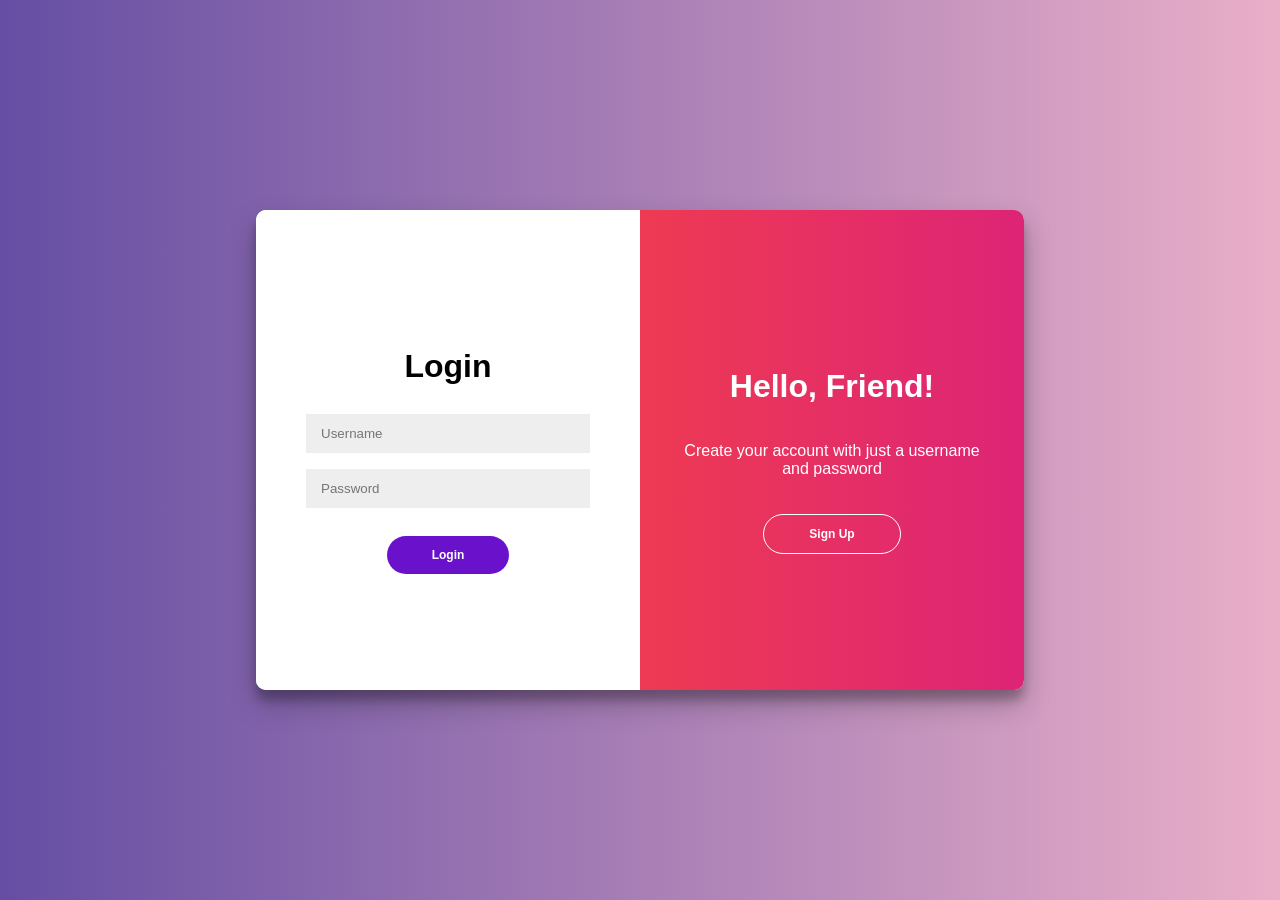
<file: index.html>
<!DOCTYPE html>
<html lang="en">
<head>
  <meta charset="UTF-8" />
  <meta name="viewport" content="width=device-width, initial-scale=1.0"/>
  <title>Login - ShopEase</title>
  <link rel="stylesheet" href="css/login.css" />
</head>
<body>
  <div class="container" id="container">
    <div class="form-container sign-up-container">
      <form action="#">
        <h1>Sign Up</h1>
        <input type="text" placeholder="Username" />
        <input type="password" placeholder="Password" />
        <button>Sign Up</button>
      </form>
    </div>

    <div class="form-container sign-in-container">
      <form action="#">
        <h1>Login</h1>
        <input type="text" placeholder="Username" />
        <input type="password" placeholder="Password" />
        <button>Login</button>
      </form>
    </div>

    <div class="overlay-container">
      <div class="overlay">
        <div class="overlay-panel">
          <h1>Welcome Back!</h1>
          <p>To log in, please enter your username and password</p>
          <button class="ghost" id="signIn">Login</button>
        </div>
        <div class="overlay-panel overlay-right">
          <h1>Hello, Friend!</h1>
          <p>Create your account with just a username and password</p>
          <button class="ghost" id="signUp">Sign Up</button>
        </div>
      </div>
    </div>
  </div>

  <script src="js/login.js"></script>
</body>
</html>
</file>
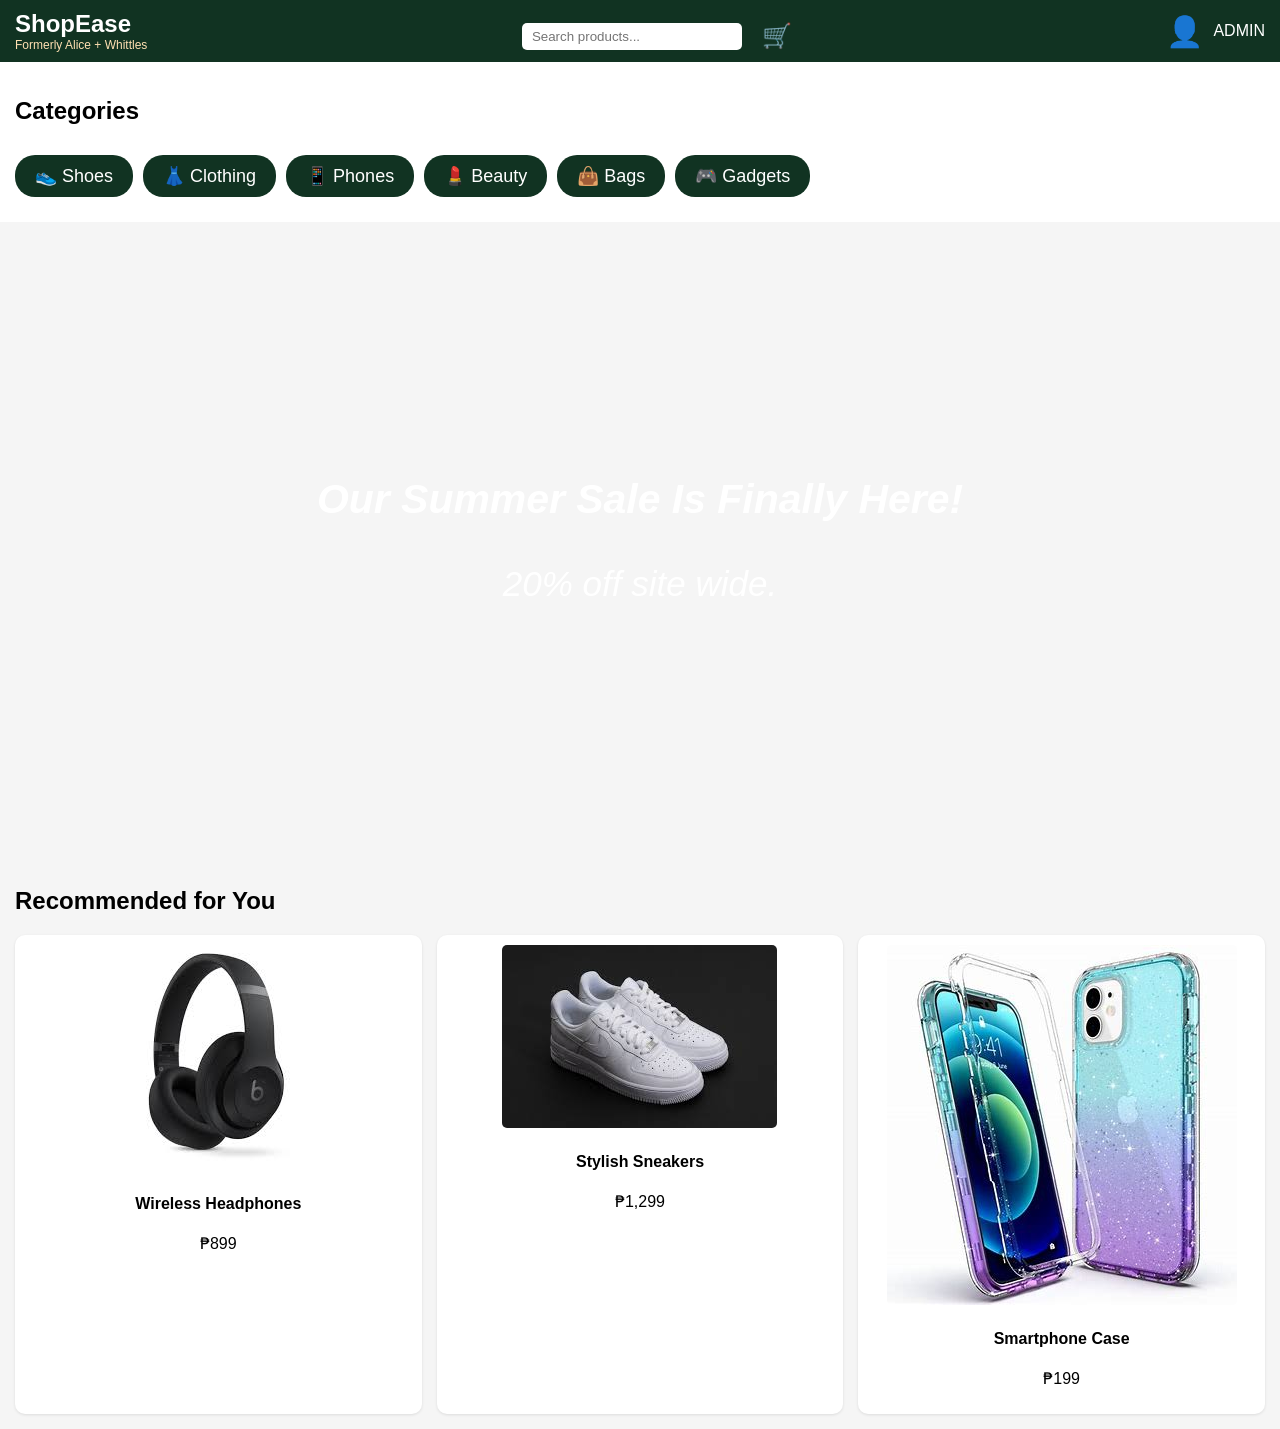
<file: home.html>
<!DOCTYPE html>
<html lang="en">
<head>
  <meta charset="UTF-8" />
  <meta name="viewport" content="width=device-width, initial-scale=1.0"/>
  <title>ShopEase - Home</title>
  <link rel="stylesheet" href="css/style.css" />
</head>
<body>

  <!-- Top Navbar -->
  <header class="navbar">
    <div class="logo-container">
      <div class="logo">ShopEase</div>
      <div class="logo-subtext">Formerly Alice + Whittles</div>
    </div>
    <div class="search-cart">
      <input type="text" placeholder="Search products..." class="search-input" />
      <a href="cart.html" class="cart-icon">🛒</a>
    </div>
    <div class="profile">
      <span class="profile-icon">👤</span> 
      <span class="profile-name">ADMIN</span>
      <div class="profile-menu">
        <a href="profile.html">View Profile</a>
        <a href="index.html">Logout</a>
      </div>
    </div>
  </header>

  <!-- Categories Horizontal Scroll -->
  <section class="categories-section">
    <h2>Categories</h2>
    <div class="categories-scroll">
      <a href="categories/shoes.html" class="category">👟 Shoes</a>
      <a href="categories/clothing.html" class="category">👗 Clothing</a>
      <a href="categories/phones.html" class="category">📱 Phones</a>
      <a href="categories/beauty.html" class="category">💄 Beauty</a>
      <a href="categories/bags.html" class="category">👜 Bags</a>
      <a href="categories/gadgets.html" class="category">🎮 Gadgets</a>
    </div>
  </section>

  <section class="hero">
    <div>
      <section class="text">
        <h1>Our Summer Sale Is Finally Here!</h1>
        <p>20% off site wide.</p>
      </section>
    </div>
  </section>

  <!-- Product List -->
  <section class="product-list">
    <h2>Recommended for You</h2>
    <div class="product-grid">
      <div class="product-card" onclick="location.href='product.html?id=1'">
        <img src="images/headphones.png" alt="Wireless Headphones">
        <h4>Wireless Headphones</h4>
        <p>₱899</p>
      </div>
  
      <div class="product-card" onclick="location.href='product.html?id=2'">
        <img src="images/sneakers.png" alt="Stylish Sneakers">
        <h4>Stylish Sneakers</h4>
        <p>₱1,299</p>
      </div>
  
      <div class="product-card" onclick="location.href='product.html?id=3'">
        <img src="images/smartphone.png" alt="Smartphone Case">
        <h4>Smartphone Case</h4>
        <p>₱199</p>
      </div>
    </div>
  </section>
  

</body>
</html>
</file>
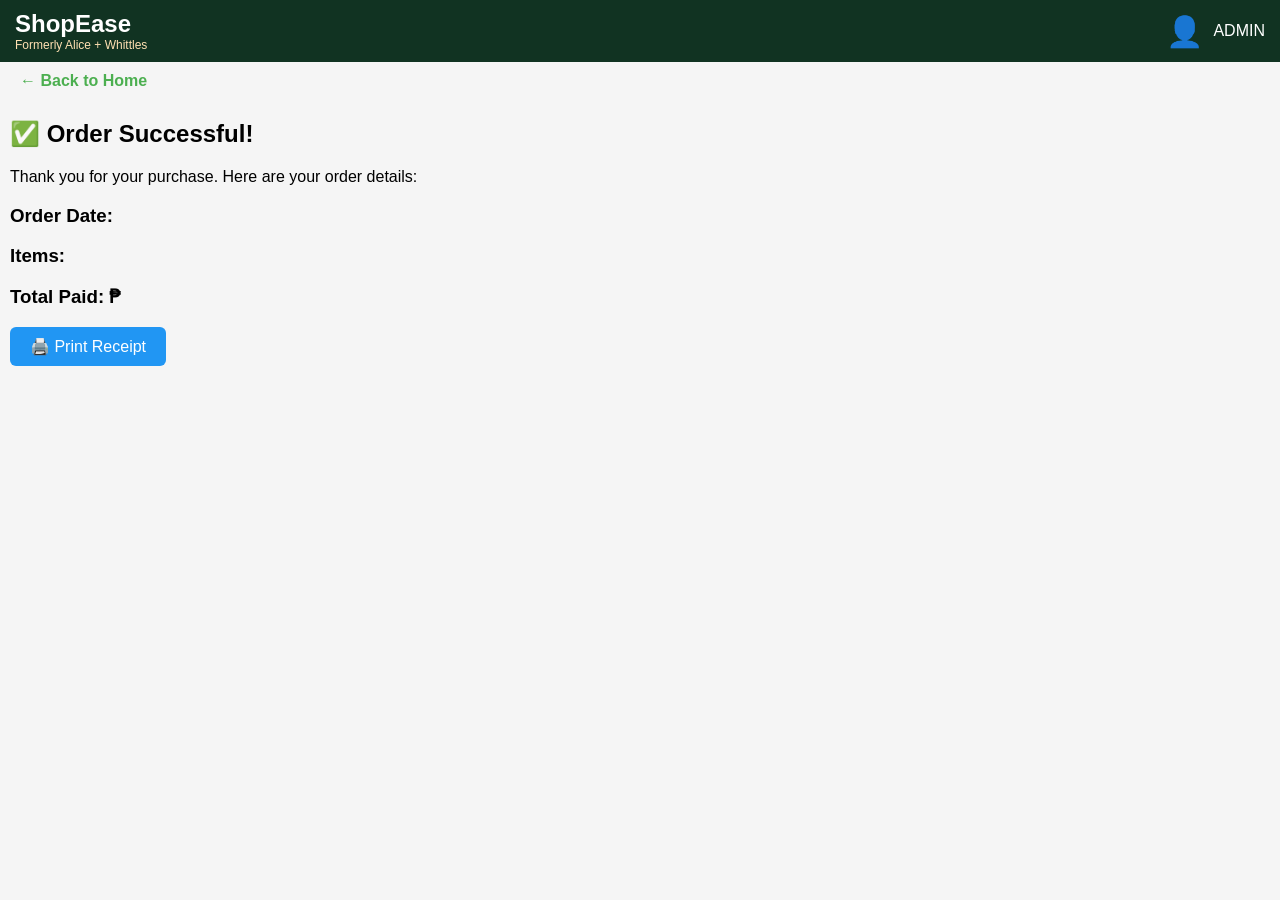
<file: order.html>
<!DOCTYPE html>
<html lang="en">

<head>
    <meta charset="UTF-8" />
    <title>Order Confirmation</title>
    <link rel="stylesheet" href="css/cart.css" />
</head>

<body onload="loadOrderDetails()">
    <header class="navbar">
        <div class="logo-container">
            <div class="logo">ShopEase</div>
            <div class="logo-subtext">Formerly Alice + Whittles</div>
        </div>

        <div class="profile">
            <span class="profile-icon">👤</span>
            <span class="profile-name">ADMIN</span>
            <div class="profile-menu">
                <a href="profile.html">View Profile</a>
                <a href="login.html">Logout</a>
            </div>
        </div>
    </header>

    <a href="home.html" class="back-home-btn">
        ← Back to Home
    </a>

    <div class="cart-container">
        <h2>✅ Order Successful!</h2>
        <p>Thank you for your purchase. Here are your order details:</p>

        <h3>Order Date:</h3>
  <p id="order-date"></p>

        <h3>Items:</h3>
        <div id="ordered-items"></div>

        <h3>Total Paid: ₱<span id="ordered-total">0</span></h3>

        <button onclick="window.print()" class="print-btn">🖨️ Print Receipt</button>
  <br><br>
    </div>

    <script src="js/order.js"></script>
</body>

</html>
</file>
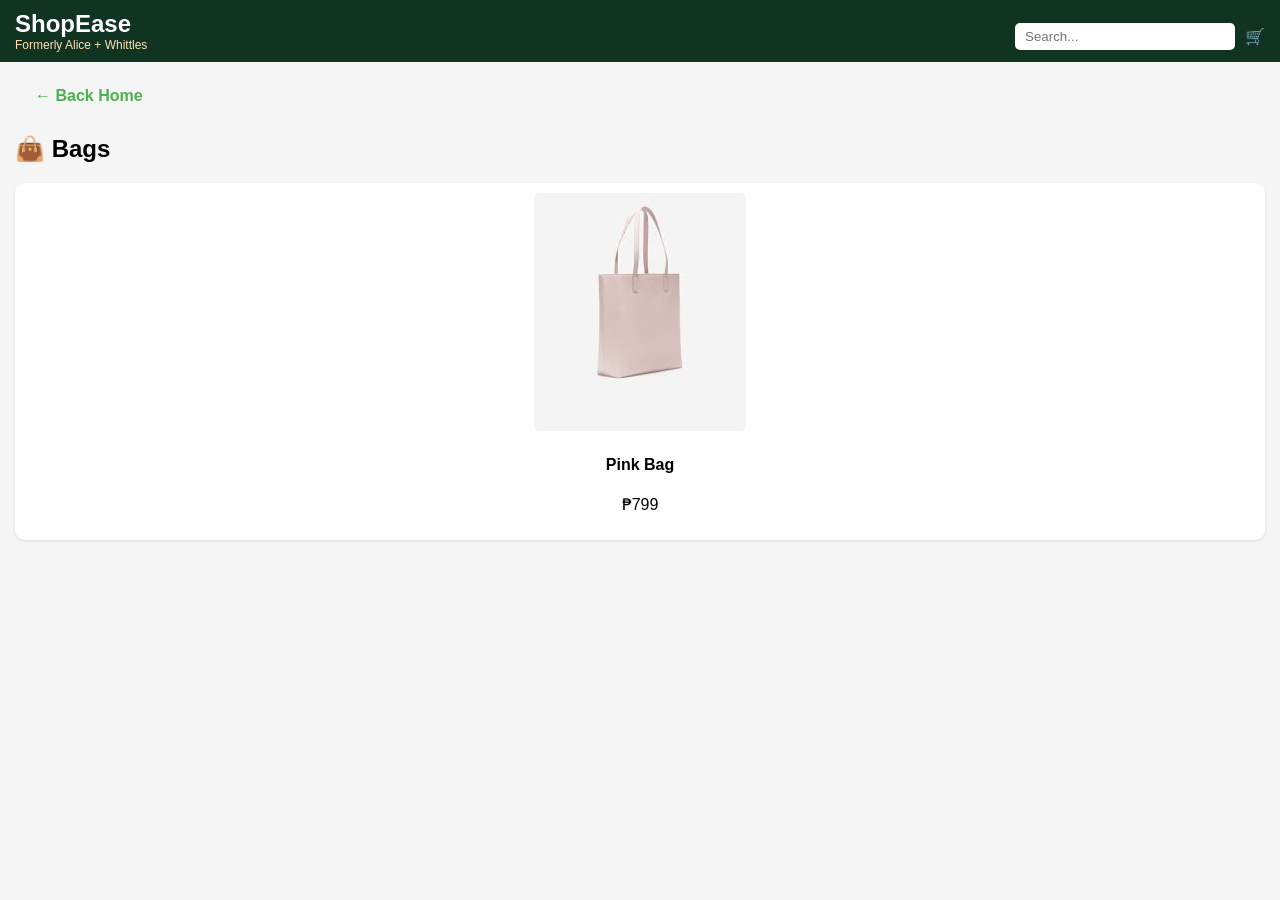
<file: categories/bags.html>
<!DOCTYPE html>
<html lang="en">
<head>
  <meta charset="UTF-8" />
  <title>Bags - ShopEase</title>
  <link rel="stylesheet" href="../css/style.css" />
</head>
<body>
  <header class="navbar">
    <div class="logo-container">
      <div class="logo">ShopEase</div>
      <div class="logo-subtext">Formerly Alice + Whittles</div>
    </div>
    <div class="search-cart">
      <input type="text" placeholder="Search..." class="search-input" />
      <span class="../cart-icon">🛒</span>
    </div>
  </header>

  <section class="product-list">
    <a href="../home.html" class="back-home-btn">
        ← Back Home
      </a>
    <h2>👜 Bags</h2>
    <div class="product-card" onclick=" location.href='../product.html?id=9'">
      <img src="../images/bag.png" alt="Pink Bag">
      <h4>Pink Bag</h4>
      <p>₱799</p>
    </div>
  </section>
</body>
</html>
</file>
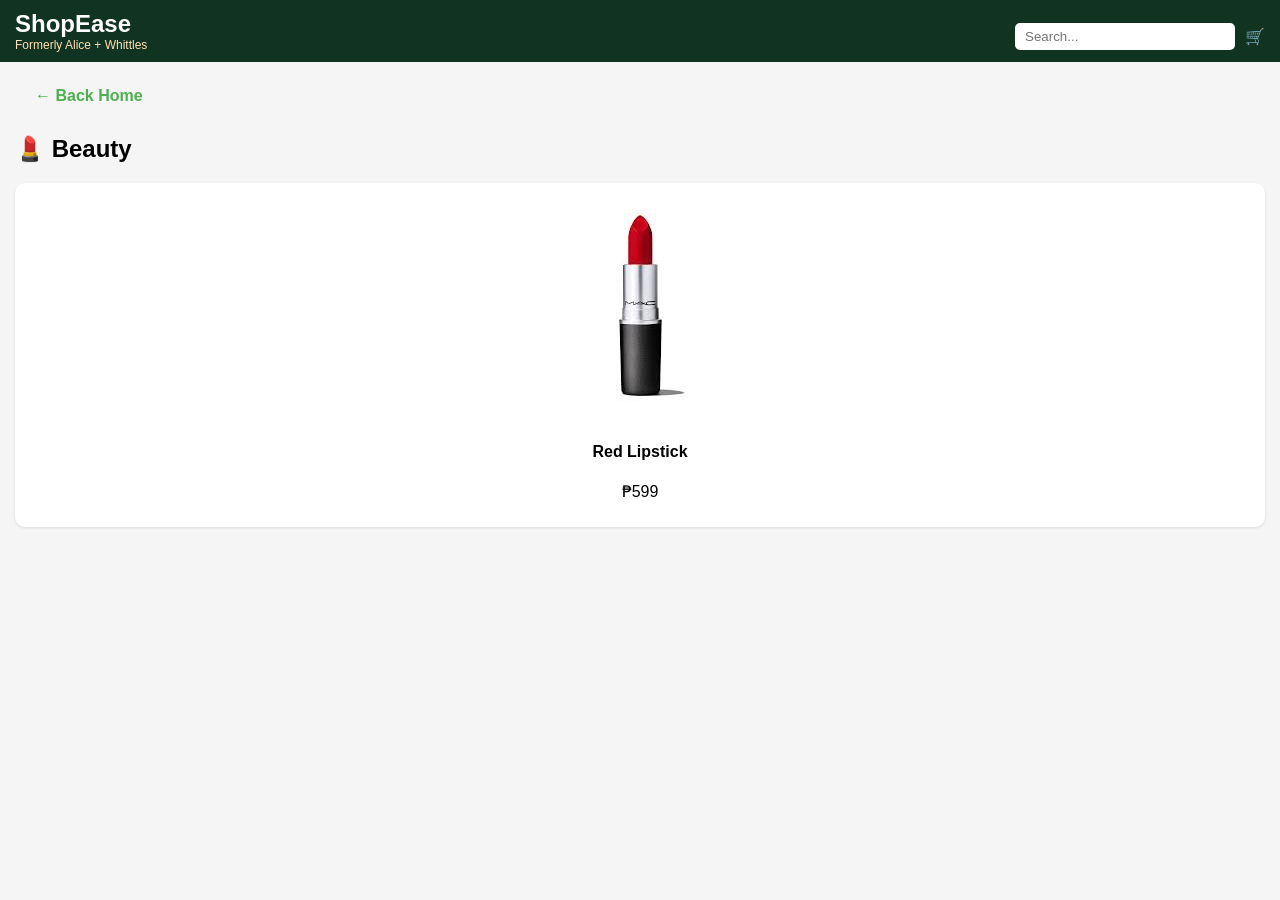
<file: categories/beauty.html>
<!DOCTYPE html>
<html lang="en">
<head>
  <meta charset="UTF-8" />
  <title>Beauty - ShopEase</title>
  <link rel="stylesheet" href="../css/style.css" />
</head>
<body>
  <header class="navbar">
    <div class="logo-container">
      <div class="logo">ShopEase</div>
      <div class="logo-subtext">Formerly Alice + Whittles</div>
    </div>
    <div class="search-cart">
      <input type="text" placeholder="Search..." class="search-input" />
      <span class="../cart-icon">🛒</span>
    </div>
  </header>

  <section class="product-list">
    <a href="../home.html" class="back-home-btn">
        ← Back Home
      </a>
    <h2>💄 Beauty</h2>
    <div class="product-card" onclick=" location.href='../product.html?id=8'">
      <img src="../images/redlips.png" alt="Red Lipstick">
      <h4>Red Lipstick</h4>
      <p>₱599</p>
    </div>
  </section>
</body>
</html>
</file>
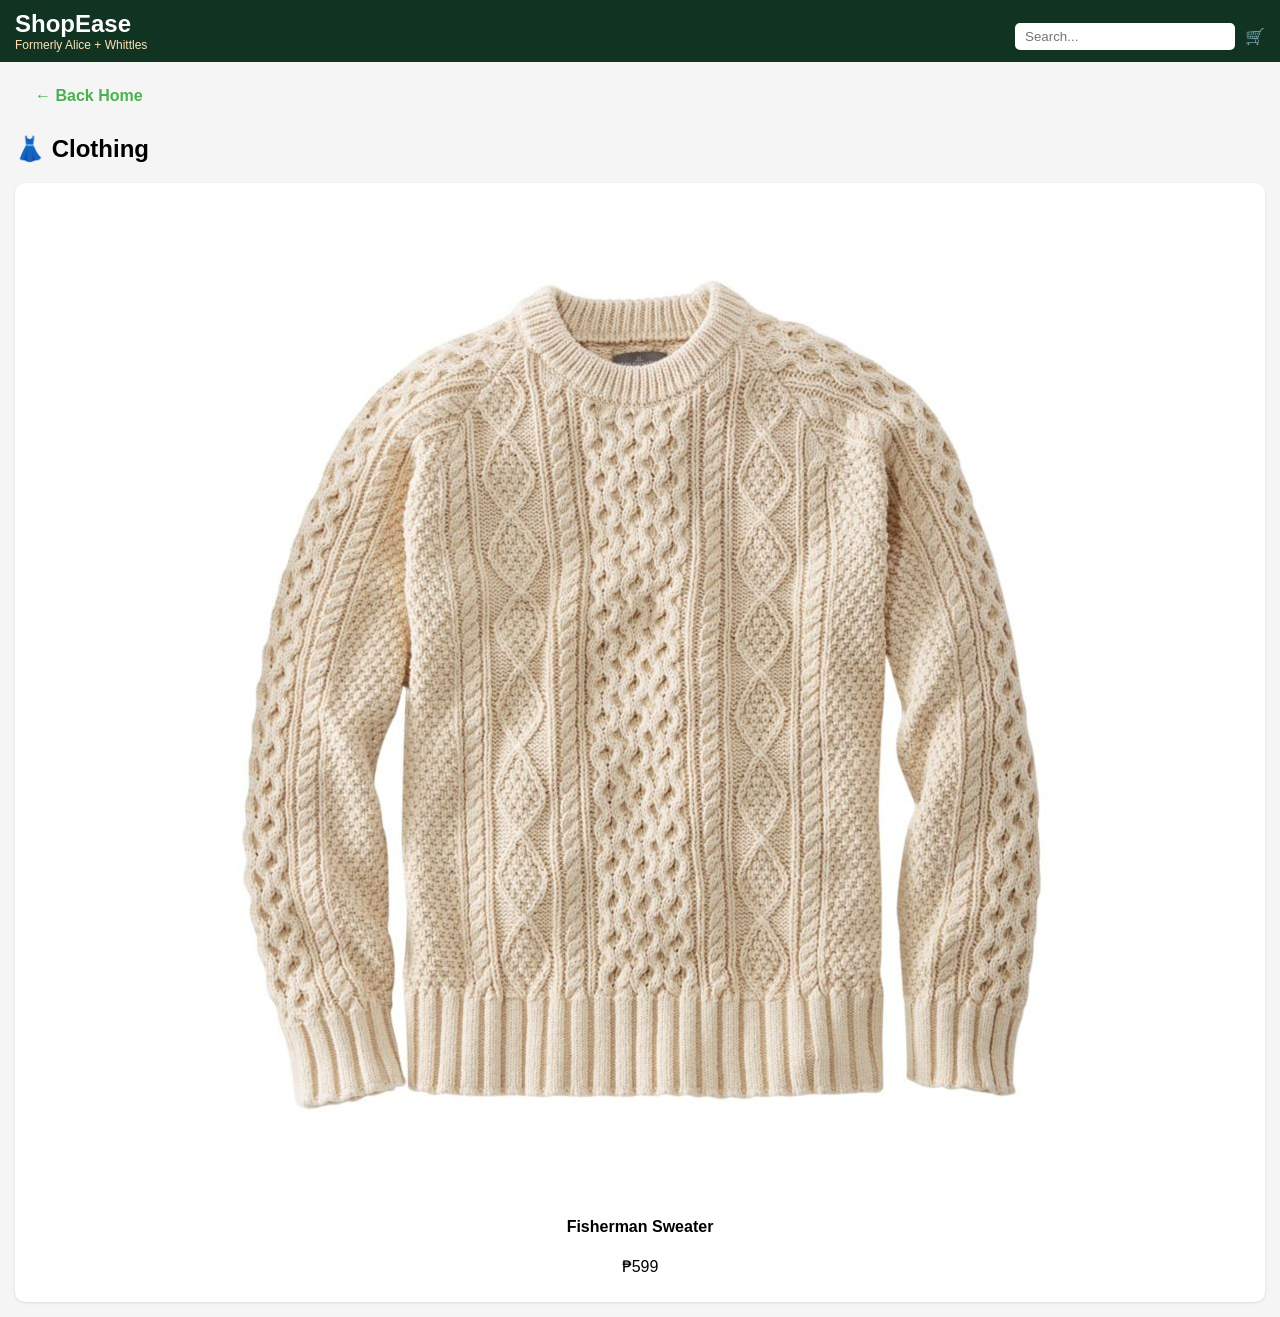
<file: categories/clothing.html>
<!DOCTYPE html>
<html lang="en">
<head>
  <meta charset="UTF-8" />
  <title>Clothing - ShopEase</title>
  <link rel="stylesheet" href="../css/style.css" />
</head>
<body>
  <header class="navbar">
    <div class="logo-container">
      <div class="logo">ShopEase</div>
      <div class="logo-subtext">Formerly Alice + Whittles</div>
    </div>
    <div class="search-cart">
      <input type="text" placeholder="Search..." class="search-input" />
      <span class="../cart-icon">🛒</span>
    </div>
  </header>

  <section class="product-list">
    <a href="../home.html" class="back-home-btn">
        ← Back Home
      </a>
    <h2>👗 Clothing</h2>
    <div class="product-grid">
      <div class="product-card" onclick=" location.href='../product.html?id=7'">
        <img src="../images/clothes.png" alt="Fisherman Sweater">
        <h4>Fisherman Sweater</h4>
        <p>₱599</p>
      </div>
  </section>
</body>
</html>
</file>
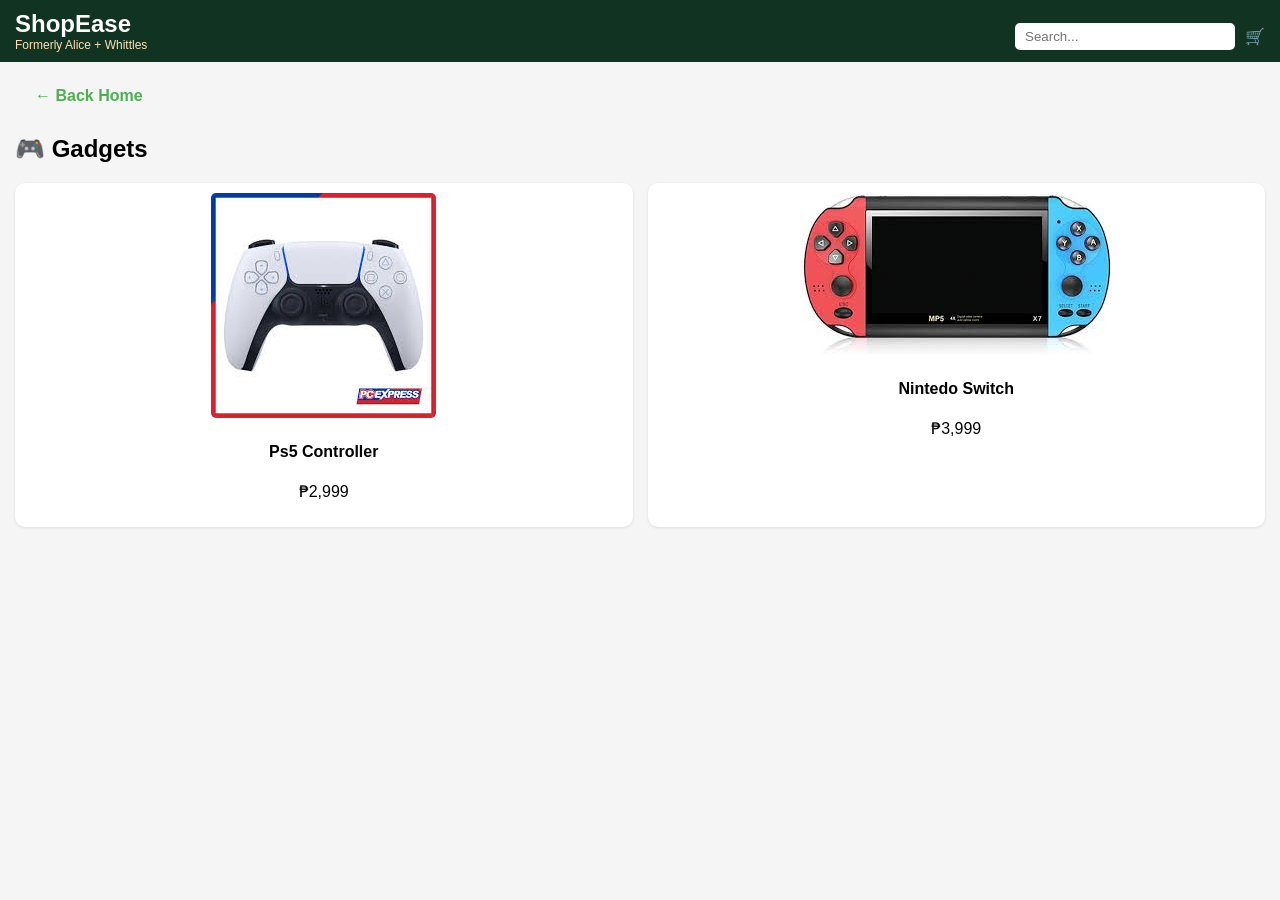
<file: categories/gadgets.html>
<!DOCTYPE html>
<html lang="en">
<head>
  <meta charset="UTF-8" />
  <title>Gadgets - ShopEase</title>
  <link rel="stylesheet" href="../css/style.css" />
</head>
<body>
  <header class="navbar">
    <div class="logo-container">
      <div class="logo">ShopEase</div>
      <div class="logo-subtext">Formerly Alice + Whittles</div>
    </div>
    <div class="search-cart">
      <input type="text" placeholder="Search..." class="search-input" />
      <span class="../cart-icon">🛒</span>
    </div>
  </header>

  <section class="product-list">
    <a href="../home.html" class="back-home-btn">
        ← Back Home
      </a>
    <h2>🎮 Gadgets</h2>
    <div class="product-grid">
    <div class="product-card" onclick=" location.href='../product.html?id=5'">
      <img src="../images/console.png" alt="Ps5 Controller">
      <h4>Ps5 Controller</h4>
      <p>₱2,999</p>
    </div>

    <div class="product-card" onclick=" location.href='../product.html?id=6'">
      <img src="../images/nintendo.png" alt="Nintedo Switch">
      <h4>Nintedo Switch</h4>
      <p>₱3,999</p>
    </div>
  </div>
  </section>
</body>
</html>
</file>
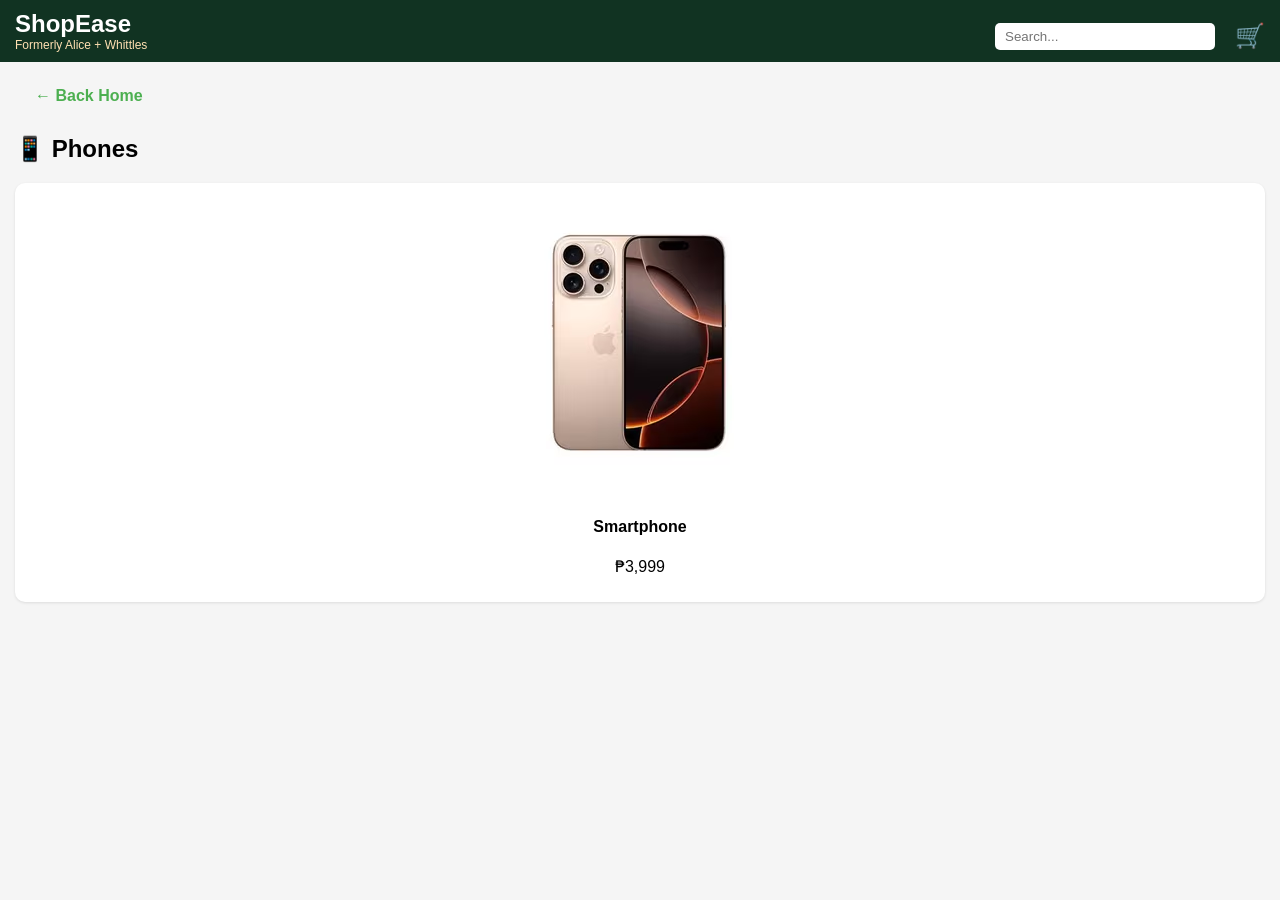
<file: categories/phones.html>
<!DOCTYPE html>
<html lang="en">

<head>
  <meta charset="UTF-8" />
  <title>Bags - ShopEase</title>
  <link rel="stylesheet" href="../css/style.css" />
</head>

<body>
  <header class="navbar">
    <div class="logo-container">
      <div class="logo">ShopEase</div>
      <div class="logo-subtext">Formerly Alice + Whittles</div>
    </div>
    <div class="search-cart">
      <input type="text" placeholder="Search..." class="search-input" />
      <a href="../cart.html" class="cart-icon">🛒</a>
    </div>
  </header>

  <section class="product-list">
    <a href="../home.html" class="back-home-btn">
      ← Back Home
    </a>
    <h2>📱 Phones</h2>
    <div class="product-card" onclick=" location.href='../product.html?id=4'">
      <img src="../images/phones.png" alt="SmartPhone">
      <h4>Smartphone</h4>
      <p>₱3,999</p>
    </div>
  </section>
</body>

</html>
</file>
<file: css/login.css>
* {
    box-sizing: border-box;
  }
  
  body {
    background: linear-gradient(to right, #654ea3, #eaafc8);
    display: flex;
    justify-content: center;
    align-items: center;
    height: 100vh;
    margin: 0;
    font-family: 'Arial', sans-serif;
  }
  
  .container {
    background: #fff;
    border-radius: 10px;
    box-shadow: 0 14px 28px rgba(0,0,0,0.25),
                0 10px 10px rgba(0,0,0,0.22);
    position: relative;
    width: 768px;
    max-width: 100%;
    min-height: 480px;
    overflow: hidden;
  }
  
  .form-container {
    position: absolute;
    top: 0;
    height: 100%;
    transition: all 0.6s ease-in-out;
  }
  
  .sign-in-container {
    left: 0;
    width: 50%;
    z-index: 2;
  }
  
  .sign-up-container {
    left: 0;
    width: 50%;
    opacity: 0;
    z-index: 1;
  }
  
  .container.right-panel-active .sign-in-container {
    transform: translateX(100%);
  }
  
  .container.right-panel-active .sign-up-container {
    transform: translateX(100%);
    opacity: 1;
    z-index: 5;
  }
  
  form {
    background-color: #ffffff;
    display: flex;
    flex-direction: column;
    padding: 0 50px;
    height: 100%;
    justify-content: center;
    align-items: center;
    text-align: center;
  }
  
  input {
    background-color: #eee;
    border: none;
    padding: 12px 15px;
    margin: 8px 0;
    width: 100%;
  }
  
  button {
    border: none;
    padding: 12px 45px;
    margin-top: 20px;
    background-color: #6a11cb;
    color: #fff;
    font-size: 12px;
    font-weight: bold;
    cursor: pointer;
    border-radius: 20px;
    transition: transform 80ms ease-in;
  }
  
  button.ghost {
    background-color: transparent;
    border: 1px solid #fff;
  }
  
  .overlay-container {
    position: absolute;
    top: 0;
    left: 50%;
    width: 50%;
    height: 100%;
    overflow: hidden;
    transition: transform 0.6s ease-in-out;
    z-index: 100;
  }
  
  .overlay {
    background: linear-gradient(to right, #ff512f, #dd2476);
    color: #fff;
    position: relative;
    left: -100%;
    height: 100%;
    width: 200%;
    transform: translateX(0);
    transition: transform 0.6s ease-in-out;
  }
  
  .container.right-panel-active .overlay-container {
    transform: translateX(-100%);
  }
  
  .container.right-panel-active .overlay {
    transform: translateX(50%);
  }
  
  .overlay-panel {
    position: absolute;
    display: flex;
    flex-direction: column;
    align-items: center;
    justify-content: center;
    padding: 0 40px;
    text-align: center;
    top: 0;
    height: 100%;
    width: 50%;
  }
  
  .overlay-left {
    transform: translateX(-20%);
  }
  
  .overlay-right {
    right: 0;
    transform: translateX(0);
  }
</file>
<file: css/style.css>
body {
  margin: 0;
  font-family: Arial, sans-serif;
  background-color: #f5f5f5;
}

.hero {
  background: url(https://as2.ftcdn.net/v2/jpg/07/78/98/73/1000_F_778987318_tkAmktCsToU4FsTfeSwr0rJrYdJh88Al.jpg) no-repeat center center/cover;
  height: 70vh;
  display: flex;
  align-items: center;
  justify-content: center;
  color: white;
  text-align: center;
}

.text {
  font-size: 35px;
  font-style:italic;
}

  /* Profile Section */
.profile {
  display: flex;
  align-items: center;
  gap: 10px;
  color: white;
}

.profile-icon {
  font-size: 30px;
  cursor: pointer;
}

.profile-name {
  font-size: 16px;
  cursor: pointer;
}

.profile-menu {
  display: none;
  background-color: #fff;
  position: absolute;
  top: 50px;
  right: 20px;
  border-radius: 10px;
  box-shadow: 0 0 10px rgba(0,0,0,0.1);
}

.profile-menu a {
  display: block;
  padding: 10px;
  text-decoration: none;
  color: #3f51b5;
}

.profile-menu a:hover {
  background-color: #f0f0f0;
}

/* Show profile menu when hovered */
.profile:hover .profile-menu {
  display: block;
}

  header {
    background: #113322;
    padding: 10px;
    color: white;
  }
  
  .navbar {
    background: #113322;
    padding: 10px 15px;
    display: flex;
    justify-content: space-between;
    align-items: center;
    flex-wrap: wrap;
    color: white;
  }
  
  .logo-container {
    display: flex;
  flex-direction: column;
  }
  
  .logo {
    font-size: 24px;
    font-weight: bold;
    color: white;
  }
  
  .logo-subtext {
    font-size: 12px;
    color: #ffe0b2; /* soft orange or any light text color */
  }
  
  .search-box {
    flex-grow: 1;
    margin: 0 20px;
    display: flex;
  }

  .search-cart {
    display: flex;
    align-items: center;
    gap: 10px;
    margin-top: 10px;
  }
  
  .search-input {
    padding: 6px 10px;
    border-radius: 5px;
    border: none;
    flex: 1;
    min-width: 200px;
  }
  
  .search-box button {
    padding: 8px 12px;
    border: none;
    background: #fff;
    color: #113322;
    font-weight: bold;
    cursor: pointer;
    border-radius: 0 4px 4px 0;
  }
  
  .cart-icon {
    text-decoration: none;
    font-size: 24px;
    color: black;
    cursor: pointer;
    margin-left: 10px;
  }
  
  .banner img {
    width: 100%;
    height: auto;
  }
  
  /*Categories*/
  .category {
    flex: 0 0 auto;
    background: #113322;      /* Orange background for visibility */
    color: white;             /* White text */
    border-radius: 20px;         /* No rounded corners */
    padding: 10px 20px;
    font-size: 18px;
    white-space: nowrap;
    cursor: pointer;
    text-decoration: none;    /* No underline */
  }
  
  
  .category-grid {
    display: grid;
    grid-template-columns: repeat(auto-fit, minmax(80px, 1fr));
    gap: 10px;
    text-align: center;
  }
  
  .categories-section {
    background: white;
    padding: 15px;
  }

  .categories-scroll {
    display: flex;
    overflow-x: auto;
    gap: 10px;
    padding: 10px 0;
  }
  
  .flash-sale {
    padding: 20px;
    background: #fff;
  }
  
  /* Products */
  .product-grid {
    display: grid;
    grid-template-columns: repeat(auto-fit, minmax(160px, 1fr));
    gap: 15px;
  }
  
  .product-card {
    background: white;
    border-radius: 10px;
    padding: 10px;
    text-align: center;
    box-shadow: 0 1px 3px rgba(0,0,0,0.1);
    flex-wrap: wrap;
    justify-content: center;
  }
  
  .product-card img {
    width: 100;
    border-radius: 5px;
  }
  
  .product-card button {
    background: #113322;
    color: white;
    border: none;
    padding: 8px;
    margin-top: 5px;
    border-radius: 5px;
    cursor: pointer;
  }

  .product-list {
    padding: 15px;
  }
  
  /* Back Home Button */
.back-home-btn {
  display: inline-block;
  padding: 10px 20px;
  background-color: transparent;
  color: #4CAF50;             /* Green color */
  font-size: 16px;
  text-decoration: none;
  border: none;
  cursor: pointer;
  font-weight: bold;
}

.back-home-btn:hover {
  color: #45a049;            /* Darker green on hover */
}

.back-home-btn i {
  font-size: 20px;           /* Icon size */
  margin-right: 8px;         /* Space between icon and text */
}
</file>
<file: css/cart.css>
body {
  margin: 0;
  font-family: Arial, sans-serif;
  background-color: #f5f5f5;
}
.cart-container {
    max-width: 600px;
    margin-left: 10px;
  }
  .cart-item {
    margin-bottom: 20px;
    background: #fff;
    padding: 15px;
    border: 1px solid #ddd;
    border-radius: 5px;
  }

  .navbar {
    background: #113322;
    padding: 10px 15px;
    display: flex;
    justify-content: space-between;
    align-items: center;
    flex-wrap: wrap;
    color: white;
  }

  .logo-container {
    display: flex;
  flex-direction: column;
  }
  
  .logo {
    font-size: 24px;
    font-weight: bold;
    color: white;
  }
  
  .logo-subtext {
    font-size: 12px;
    color: #ffe0b2; /* soft orange or any light text color */
  }

  .search-cart {
    display: flex;
    align-items: center;
    gap: 10px;
    margin-top: 10px;
  }

  .search-input {
    padding: 6px 10px;
    border-radius: 5px;
    border: none;
    flex: 1;
    min-width: 200px;
  }

  .cart-icon {
    text-decoration: none;
    font-size: 24px;
    color: black;
    cursor: pointer;
    margin-left: 10px;
  }

  .profile {
    display: flex;
    align-items: center;
    gap: 10px;
    color: white;
  }
  
  .profile-icon {
    font-size: 30px;
    cursor: pointer;
  }
  
  .profile-name {
    font-size: 16px;
    cursor: pointer;
  }
  
  .profile-menu {
    display: none;
    background-color: #fff;
    position: absolute;
    top: 50px;
    right: 20px;
    border-radius: 10px;
    box-shadow: 0 0 10px rgba(0,0,0,0.1);
  }
  
  .profile-menu a {
    display: block;
    padding: 10px;
    text-decoration: none;
    color: #3f51b5;
  }
  
  .profile-menu a:hover {
    background-color: #f0f0f0;
  }
  
  /* Show profile menu when hovered */
  .profile:hover .profile-menu {
    display: block;
  }

  .back-home-btn {
    display: inline-block;
    padding: 10px 20px;
    background-color: transparent;
    color: #4CAF50;             /* Green color */
    font-size: 16px;
    text-decoration: none;
    border: none;
    cursor: pointer;
    font-weight: bold;
  }
  
  .back-home-btn:hover {
    color: #45a049;            /* Darker green on hover */
  }
  
  .back-home-btn i {
    font-size: 20px;           /* Icon size */
    margin-right: 8px;         /* Space between icon and text */
  }
  
  .place-order-btn {
    display: block;
    margin: 20px auto;
    padding: 10px 25px;
    background-color: #4CAF50;
    color: white;
    border: none;
    border-radius: 8px;
    font-size: 16px;
    cursor: pointer;
  }
  
  .place-order-btn:hover {
    background-color: #45a049;
  }

  .print-btn {
    padding: 10px 20px;
    background-color: #2196F3;
    color: white;
    border: none;
    border-radius: 6px;
    font-size: 16px;
    cursor: pointer;
  }
  
  .print-btn:hover {
    background-color: #1976D2;
  }
</file>
